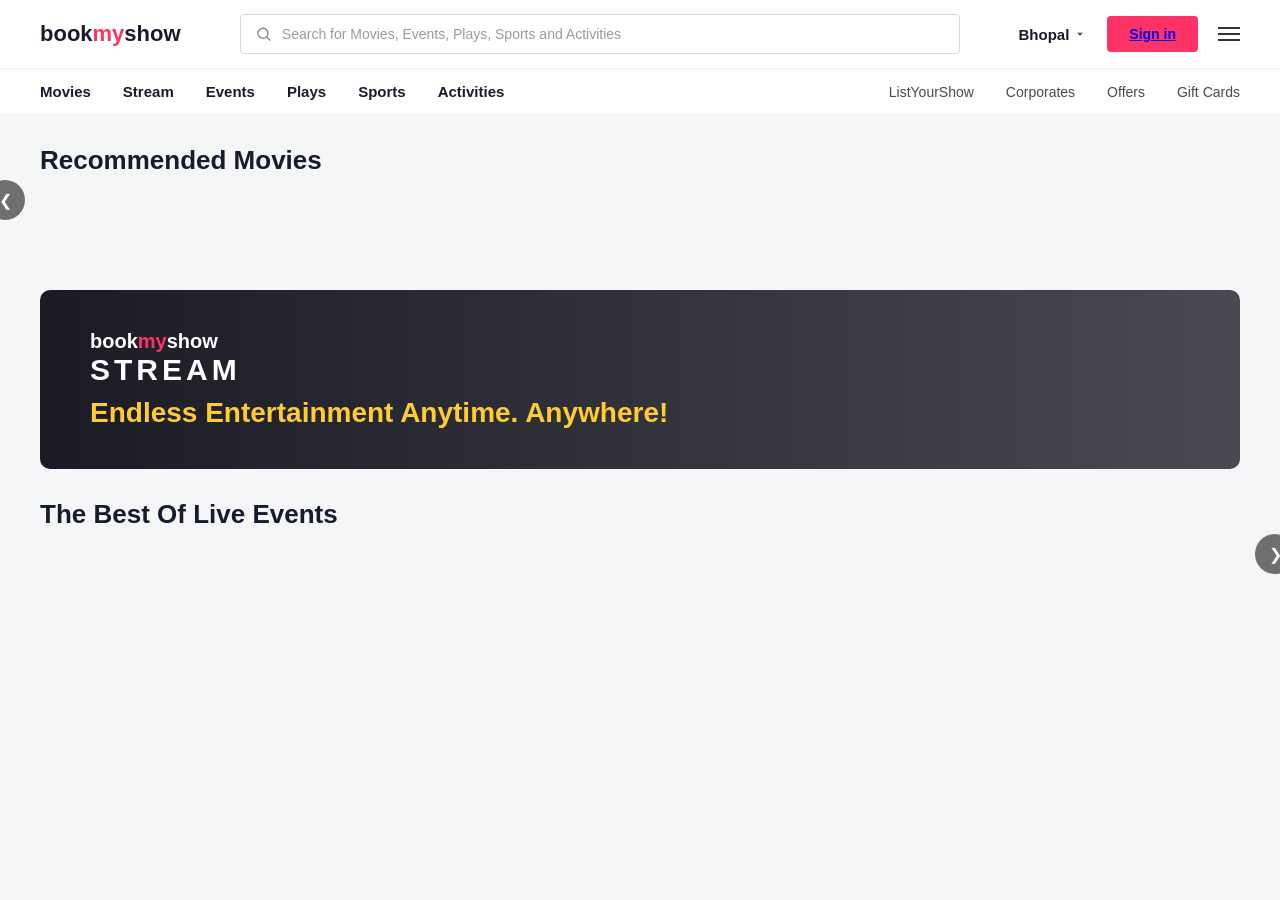
<file: index.html>
<!DOCTYPE html>
<html lang="en">
<head>
<meta charset="UTF-8">
<meta name="viewport" content="width=device-width, initial-scale=1.0">
<title>BookMyShow Clone</title>
<link rel="stylesheet" href="index.css">
</head>
<body>

  <!-- Top Header -->
  <header class="top-header">
    <div class="logo">
      book<span class="logo-highlight">my</span>show
    </div>

    <div class="search-bar">
      <svg class="search-icon" viewBox="0 0 24 24" width="18" height="18">
        <path fill="none" stroke="#8b8b8b" stroke-width="2" d="M21 21l-4.35-4.35m1.35-5.65a7 7 0 1 1-14 0 7 7 0 0 1 14 0z"/>
      </svg>
      <input type="text" placeholder="Search for Movies, Events, Plays, Sports and Activities">
    </div>

    <div class="header-right">
      <div class="city-selector">
        Bhopal
        <svg viewBox="0 0 24 24" width="14" height="14">
          <path fill="#4a4a4a" d="M7 10l5 5 5-5z"/>
        </svg>
      </div>
      <button class="signin-btn" > <a href="login.html">Sign in</a></button>
      <div class="hamburger">
        <span></span>
        <span></span>
        <span></span>
      </div>
    </div>
  </header>

  <!-- Secondary Nav -->
  <nav class="sub-nav">
    <ul class="nav-left">
      <li>Movies</li>
      <li>Stream</li>
      <li>Events</li>
      <li>Plays</li>
      <li>Sports</li>
      <li>Activities</li>
    </ul>
    <ul class="nav-right">
      <li>ListYourShow</li>
      <li>Corporates</li>
      <li>Offers</li>
      <li>Gift Cards</li>
    </ul>
  </nav>

  <!-- Main Content -->
  <main class="content">
    <h2 class="section-title">Recommended Movies</h2>

    <div class="carousel-wrapper">
      <button class="carousel-arrow">&#10094;</button>

      <div class="movie-grid" id="movieGrid">

        
        

        

        

        

      </div>
    </div>
  </main>


  <!-- Stream Banner -->
<div class="stream-banner">
  <div class="stream-banner-content">
    <div class="stream-logo">
      book<span class="logo-highlight">my</span>show
      <div class="stream-text">STREAM</div>
    </div>
    <h2 class="stream-tagline">Endless Entertainment Anytime. Anywhere!</h2>
  </div>
</div>

<!-- Best of Live Events -->
<section class="events-section">
  <h2 class="section-title">The Best Of Live Events</h2>

  <div class="carousel-wrapper">
    <div class="events-grid" id="eventsGrid">
      <!-- events yahan JS se aayenge -->
    </div>
    <button class="carousel-arrow-right">&#10095;</button>
  </div>
</section>

  <script src="index.js"></script>

</body>
</html>
</file>
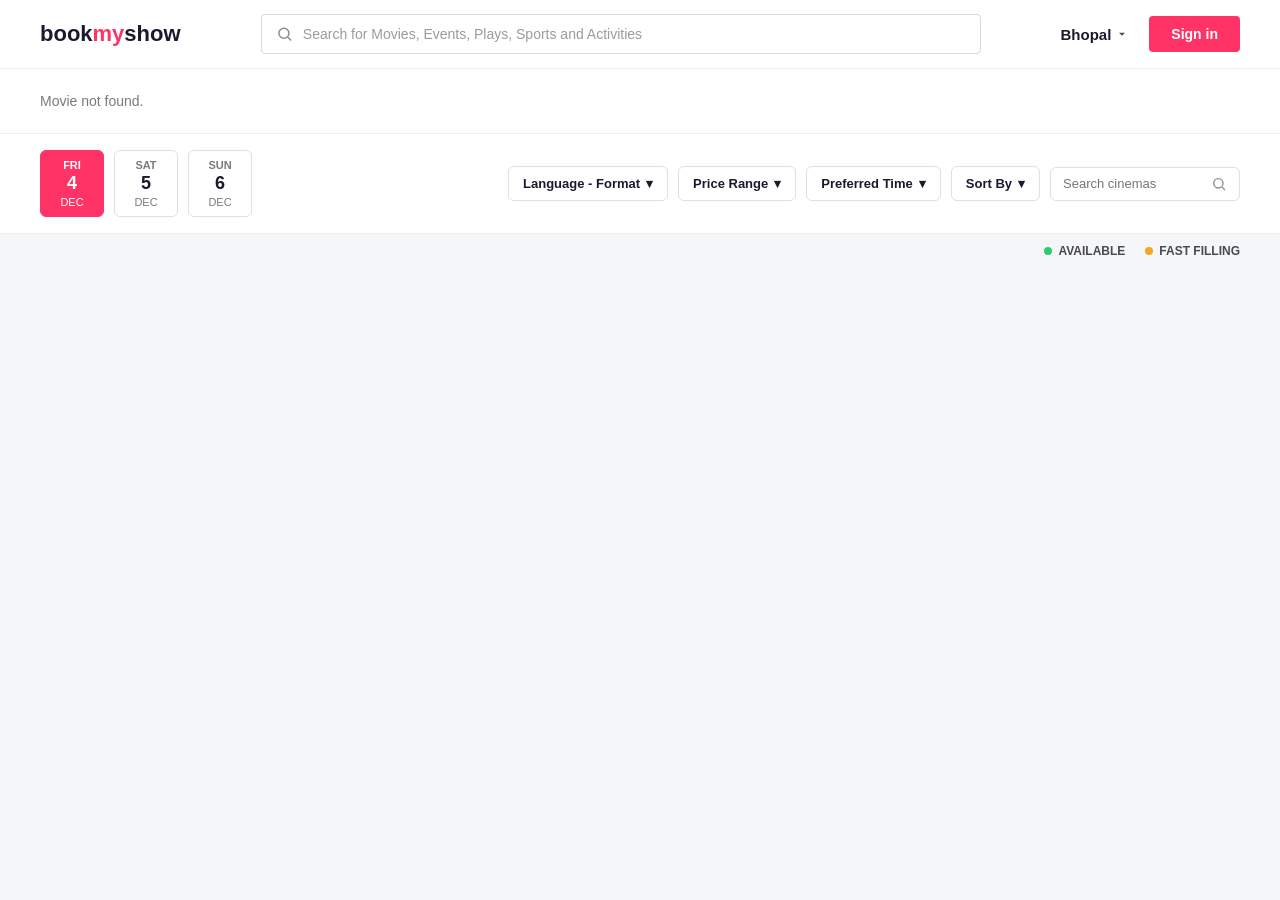
<file: book_ticket.html>
<!DOCTYPE html>
<html lang="en">
<head>
<meta charset="UTF-8">
<meta name="viewport" content="width=device-width, initial-scale=1.0">
<title>Book Tickets - BookMyShow</title>
<link rel="stylesheet" href="index.css">
<link rel="stylesheet" href="book_ticket.css">
</head>
<body>

  <!-- Top Header -->
  <header class="top-header">
    <div class="logo">
      book<span class="logo-highlight">my</span>show
    </div>

    <div class="search-bar">
      <svg class="search-icon" viewBox="0 0 24 24" width="18" height="18">
        <path fill="none" stroke="#8b8b8b" stroke-width="2" d="M21 21l-4.35-4.35m1.35-5.65a7 7 0 1 1-14 0 7 7 0 0 1 14 0z"/>
      </svg>
      <input type="text" placeholder="Search for Movies, Events, Plays, Sports and Activities">
    </div>

    <div class="header-right">
      <div class="city-selector">
        Bhopal
        <svg viewBox="0 0 24 24" width="14" height="14">
          <path fill="#4a4a4a" d="M7 10l5 5 5-5z"/>
        </svg>
      </div>
      <button class="signin-btn">Sign in</button>
    </div>
  </header>

  <!-- Movie Info Bar (title, runtime, genre tags) -->
  <section class="movie-info-bar" id="movieInfoBar">
    <p class="loading-text">Loading...</p>
  </section>

  <!-- Date Strip + Filter Row -->
  <section class="booking-controls">
    <div class="date-strip" id="dateStrip">
      <!-- JS: 3 date boxes yahan banenge -->
    </div>

    <div class="filter-row">
      <div class="filter-dropdown" id="langFormatFilter">
        <button class="filter-btn">Language - Format <span class="arrow">&#9662;</span></button>
        <div class="filter-menu">
           <label><input type="checkbox" data-language="Hindi"> Hindi</label>
            <label><input type="checkbox" data-language="English"> English</label>
            <hr>
            <label><input type="checkbox" data-format="2D"> 2D</label>
            <label><input type="checkbox" data-format="IMAX"> IMAX</label>
            <label><input type="checkbox" data-format="3D"> 3D</label>
        </div>
      </div>

      <div class="filter-dropdown" id="priceFilter">
        <button class="filter-btn">Price Range <span class="arrow">&#9662;</span></button>
        <div class="filter-menu">
          <label data-price="under200">Under ₹200</label>
          <label data-price="200to400">₹200 - ₹400</label>
          <label data-price="above400">Above ₹400</label>
        </div>
      </div>

      <div class="filter-dropdown" id="timeFilter">
        <button class="filter-btn">Preferred Time <span class="arrow">&#9662;</span></button>
        <div class="filter-menu">
          <label data-time="morning">Morning (6AM-12PM)</label>
          <label data-time="afternoon">Afternoon (12PM-4PM)</label>
          <label data-time="evening">Evening (4PM-9PM)</label>
          <label data-time="night">Night (9PM+)</label>
        </div>
      </div>

      <div class="filter-dropdown" id="sortFilter">
        <button class="filter-btn">Sort By <span class="arrow">&#9662;</span></button>
        <div class="filter-menu">
          <label data-sort="rating-high">Rating: High to Low</label>
          <label data-sort="price-low">Price: Low to High</label>
          <label data-sort="price-high">Price: High to Low</label>

        </div>
      </div>

      <div class="search-box">
        <input type="text" id="cinemaSearch" placeholder="Search cinemas">
        <svg viewBox="0 0 24 24" width="16" height="16">
          <path fill="none" stroke="#8b8b8b" stroke-width="2" d="M21 21l-4.35-4.35m1.35-5.65a7 7 0 1 1-14 0 7 7 0 0 1 14 0z"/>
        </svg>
      </div>
    </div>
  </section>

  <!-- Legend -->
  <div class="status-legend">
    <span class="legend-item"><span class="dot available"></span> AVAILABLE</span>
    <span class="legend-item"><span class="dot fast-filling"></span> FAST FILLING</span>
  </div>

  <!-- Cinema List -->
  <main class="cinema-list" id="cinemaList">
    <!-- JS: cinema cards yahan banenge -->
  </main>

  <script src="index.js"></script>
  <script src="book_ticket.js"></script>
</body>
</html>
</file>
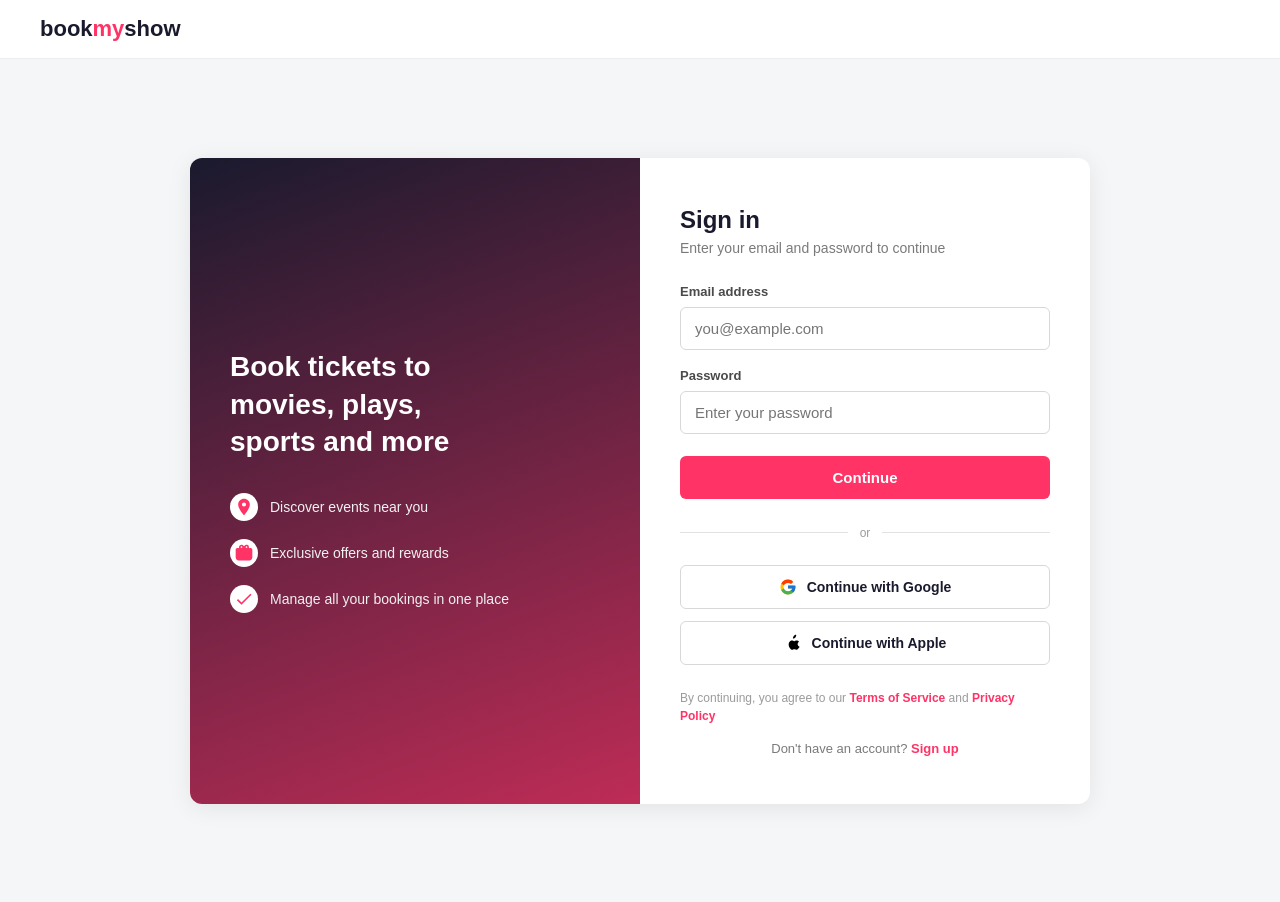
<file: login.html>
<!DOCTYPE html>
<html lang="en">
<head>
<meta charset="UTF-8">
<meta name="viewport" content="width=device-width, initial-scale=1.0">
<title>Sign in - BookMyShow</title>
<link rel="stylesheet" href="login.css">
</head>
<body>

  <!-- Top Header (minimal, for context) -->
  <header class="top-header">
    <div class="logo">
      book<span class="logo-highlight">my</span>show
    </div>
  </header>

  <!-- Login Section -->
  <main class="login-page">
    <div class="login-card">

      <div class="login-left">
        <h1>Book tickets to<br>movies, plays,<br>sports and more</h1>
        <ul class="perks">
          <li>
            <svg viewBox="0 0 24 24" width="20" height="20"><path fill="#ff3366" d="M12 2C8.13 2 5 5.13 5 9c0 5.25 7 13 7 13s7-7.75 7-13c0-3.87-3.13-7-7-7zm0 9.5A2.5 2.5 0 1 1 14.5 9 2.5 2.5 0 0 1 12 11.5z"/></svg>
            <span>Discover events near you</span>
          </li>
          <li>
            <svg viewBox="0 0 24 24" width="20" height="20"><path fill="#ff3366" d="M20 6h-2.18c.11-.31.18-.65.18-1a2.996 2.996 0 0 0-5.5-1.65l-.5.67-.5-.68C10.96 2.54 10.05 2 9 2 7.34 2 6 3.34 6 5c0 .35.07.69.18 1H4c-1.11 0-1.99.89-1.99 2L2 19c0 1.11.89 2 2 2h16c1.11 0 2-.89 2-2V8c0-1.11-.89-2-2-2zm-5-2c.55 0 1 .45 1 1s-.45 1-1 1-1-.45-1-1 .45-1 1-1zM9 4c.55 0 1 .45 1 1s-.45 1-1 1-1-.45-1-1 .45-1 1-1z"/></svg>
            <span>Exclusive offers and rewards</span>
          </li>
          <li>
            <svg viewBox="0 0 24 24" width="20" height="20"><path fill="#ff3366" d="M9 16.17L4.83 12l-1.42 1.41L9 19 21 7l-1.41-1.41z"/></svg>
            <span>Manage all your bookings in one place</span>
          </li>
        </ul>
      </div>

      <div class="login-right">
        <h2>Sign in</h2>
        <p class="subtext">Enter your email and password to continue</p>

        <form class="login-form" onsubmit="return false;">
          <div class="field-group">
            <label for="email">Email address</label>
            <input type="email" id="email" class="text-input" placeholder="you@example.com">
          </div>

          <div class="field-group">
            <label for="password">Password</label>
            <input type="password" id="password" class="text-input" placeholder="Enter your password">
          </div>

          <button type="submit" class="continue-btn" onclick="login(event)">Continue</button>

          <div class="divider">
            <span>or</span>
          </div>

          <button type="button" class="social-btn google-btn">
            <svg viewBox="0 0 48 48" width="18" height="18">
              <path fill="#FFC107" d="M43.6 20.5h-1.9V20H24v8h11.3c-1.6 4.6-6 8-11.3 8-6.6 0-12-5.4-12-12s5.4-12 12-12c3.1 0 5.9 1.2 8 3.1l5.7-5.7C34.5 6.1 29.5 4 24 4 12.9 4 4 12.9 4 24s8.9 20 20 20 20-8.9 20-20c0-1.3-.1-2.7-.4-3.5z"/>
              <path fill="#FF3D00" d="M6.3 14.7l6.6 4.8C14.6 16 19 13 24 13c3.1 0 5.9 1.2 8 3.1l5.7-5.7C34.5 6.1 29.5 4 24 4 16.3 4 9.7 8.3 6.3 14.7z"/>
              <path fill="#4CAF50" d="M24 44c5.4 0 10.3-1.8 14-5.7l-6.5-5.5C29.4 34.6 26.9 35.5 24 35.5c-5.3 0-9.7-3.4-11.3-8l-6.6 5.1C9.6 39.6 16.2 44 24 44z"/>
              <path fill="#1976D2" d="M43.6 20.5H42V20H24v8h11.3c-.8 2.2-2.2 4.1-4.1 5.4l6.5 5.5C40.8 36.5 44 30.9 44 24c0-1.3-.1-2.7-.4-3.5z"/>
            </svg>
            <span>Continue with Google</span>
          </button>

          <button type="button" class="social-btn apple-btn">
            <svg viewBox="0 0 24 24" width="18" height="18"><path fill="#000" d="M16.365 1.43c0 1.14-.493 2.27-1.177 3.08-.744.9-1.99 1.57-2.987 1.57-.12 0-.23-.02-.3-.03-.01-.06-.04-.22-.04-.39 0-1.1.55-2.27 1.24-3.05.7-.79 1.94-1.44 2.94-1.5.02.09.02.19.02.32zm4.365 15.51c-.35.8-.52 1.16-1.02 1.87-.72 1.03-1.73 2.32-2.98 2.33-1.11.01-1.4-.72-2.91-.71-1.51 0-1.83.72-2.94.72-1.25-.01-2.21-1.16-2.93-2.19-2-2.9-2.21-6.3-.98-8.12.87-1.3 2.24-2.06 3.53-2.06 1.31 0 2.13.72 3.21.72 1.05 0 1.68-.72 3.19-.72 1.14 0 2.35.62 3.21 1.7-2.82 1.55-2.36 5.58.62 6.66z"/></svg>
            <span>Continue with Apple</span>
          </button>
        </form>

        <p class="terms">
          By continuing, you agree to our <a href="#">Terms of Service</a> and <a href="#">Privacy Policy</a>
        </p>

        <p class="signup-text">Don't have an account? <a href="signup.html">Sign up</a></p>
      </div>

    </div>
  </main>

  <script src="index.js"></script>

</body>
</html>
</file>
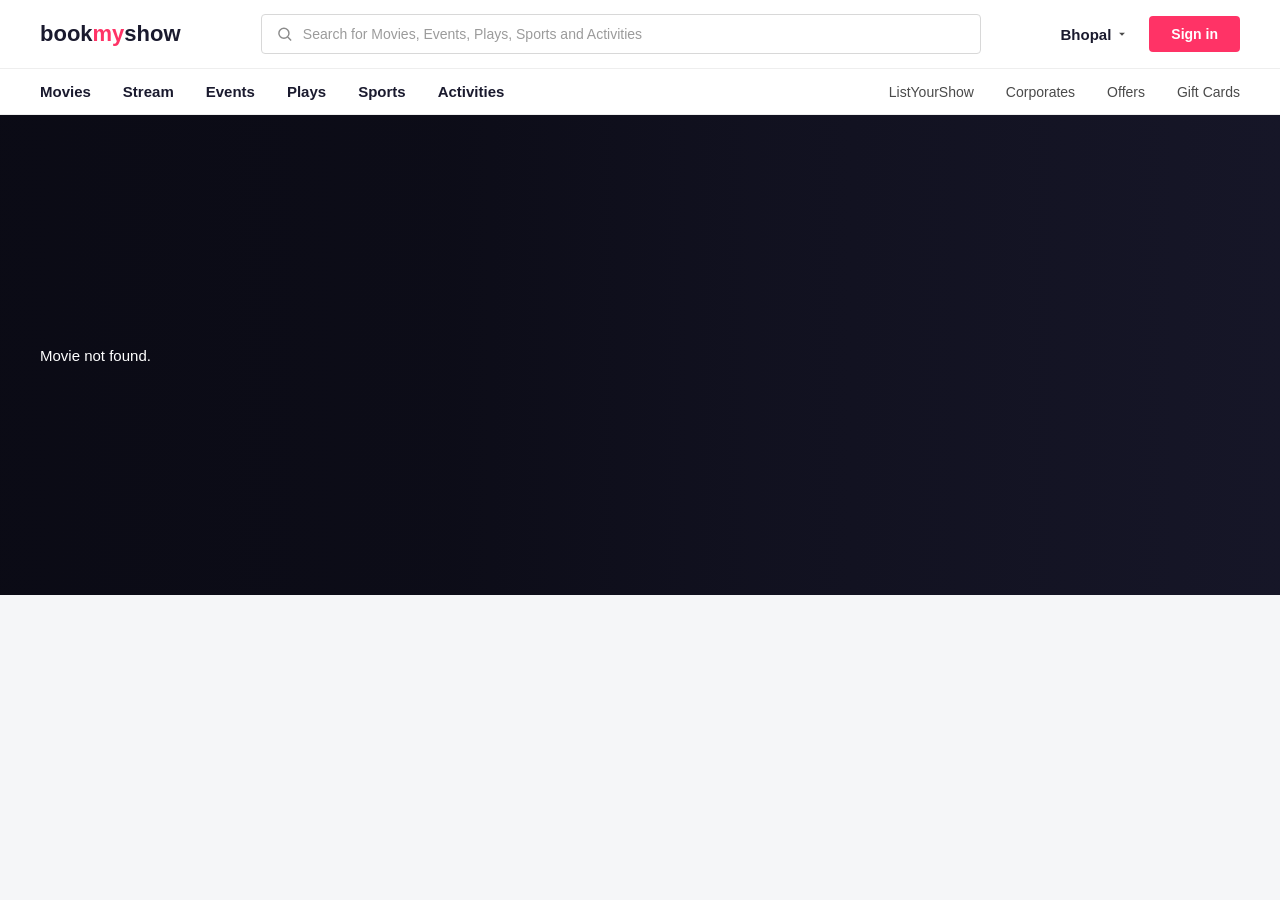
<file: movie-details.html>
<!DOCTYPE html>
<html lang="en">
<head>
<meta charset="UTF-8">
<meta name="viewport" content="width=device-width, initial-scale=1.0">
<title>Movie Details - BookMyShow</title>
<link rel="stylesheet" href="index.css">
<link rel="stylesheet" href="movie-details.css">
</head>
<body>

  <!-- Top Header -->
  <header class="top-header">
    <div class="logo">
      book<span class="logo-highlight">my</span>show
    </div>

    <div class="search-bar">
      <svg class="search-icon" viewBox="0 0 24 24" width="18" height="18">
        <path fill="none" stroke="#8b8b8b" stroke-width="2" d="M21 21l-4.35-4.35m1.35-5.65a7 7 0 1 1-14 0 7 7 0 0 1 14 0z"/>
      </svg>
      <input type="text" placeholder="Search for Movies, Events, Plays, Sports and Activities">
    </div>

    <div class="header-right">
      <div class="city-selector">
        Bhopal
        <svg viewBox="0 0 24 24" width="14" height="14">
          <path fill="#4a4a4a" d="M7 10l5 5 5-5z"/>
        </svg>
      </div>
      <button class="signin-btn">Sign in</button>
    </div>
  </header>

  <!-- Sub Nav -->
  <nav class="sub-nav">
    <ul class="nav-left">
      <li>Movies</li>
      <li>Stream</li>
      <li>Events</li>
      <li>Plays</li>
      <li>Sports</li>
      <li>Activities</li>
    </ul>
    <ul class="nav-right">
      <li>ListYourShow</li>
      <li>Corporates</li>
      <li>Offers</li>
      <li>Gift Cards</li>
    </ul>
  </nav>

  <!-- Hero Section -->
  <section class="movie-hero" id="movieHero">
    <p class="loading-text">Loading movie details...</p>
  </section>

  <!-- About Section -->
  <section class="about-section" id="aboutSection"></section>

  <script src="index.js"></script>
  <script src="movie-details.js"></script>
</body>
</html>
</file>
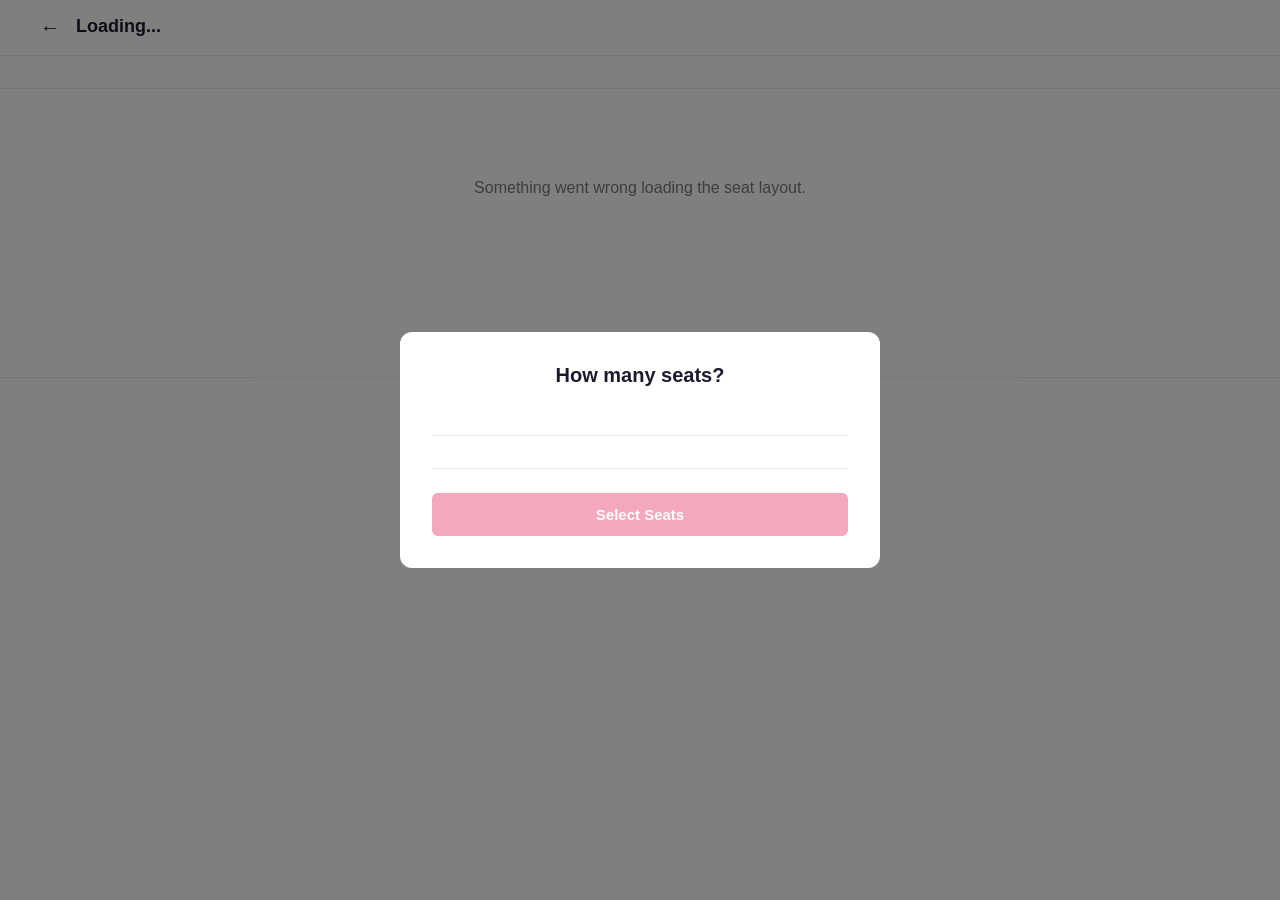
<file: seat-layout.html>
<!DOCTYPE html>
<html lang="en">
<head>
<meta charset="UTF-8">
<meta name="viewport" content="width=device-width, initial-scale=1.0">
<title>Select Seats - BookMyShow</title>
<link rel="stylesheet" href="seat-layout.css">
</head>
<body>

  <!-- Header -->
  <header class="seat-header">
    <button class="back-btn" onclick="history.back()">&#8592;</button>
    <div class="seat-header-info">
      <h1 id="movieTitleHeader">Loading...</h1>
      <p id="showInfoHeader"></p>
    </div>
    <div class="ticket-badge" id="ticketBadge" style="display:none;">
      <span class="edit-icon" id="editTicketsBtn">&#9998;</span>
      <span id="ticketCount">0</span> Tickets
    </div>
  </header>

  <!-- Time Pills -->
  <div class="time-pills" id="timePills"></div>

  <!-- Seat Map -->
  <main class="seat-map-container" id="seatMapContainer">
    <p class="loading-text">Loading seat layout...</p>
  </main>

  <!-- Legend -->
  <div class="seat-legend">
    <span class="legend-item"><span class="seat-swatch available"></span> Available</span>
    <span class="legend-item"><span class="seat-swatch sold"></span> Sold</span>
    <span class="legend-item"><span class="seat-swatch selected"></span> Selected</span>
  </div>

  <!-- Floating Footer -->
  <div class="proceed-footer" id="proceedFooter" style="display:none;">
    <div class="footer-info">
      <span id="footerSeatCount">0</span> Seats &nbsp;|&nbsp; <span id="footerTotalPrice">₹0</span>
    </div>
    <button class="proceed-btn" id="proceedBtn">Generate Ticket</button>
  </div>

  <!-- Toast Notification -->
  <div class="toast" id="toastMessage"></div>

  <!-- "How many seats?" Modal -->
  <div class="modal-overlay" id="seatCountModal">
    <div class="modal-box">
      <h2>How many seats?</h2>

      <div class="seat-count-row" id="seatCountRow"></div>

      <div class="category-price-list" id="categoryPriceList"></div>

      <button class="select-seats-btn" id="selectSeatsBtn" disabled>Select Seats</button>
    </div>
  </div>

  <script src="index.js"></script>
  <script src="seat-layout.js"></script>
</body>
</html>
</file>
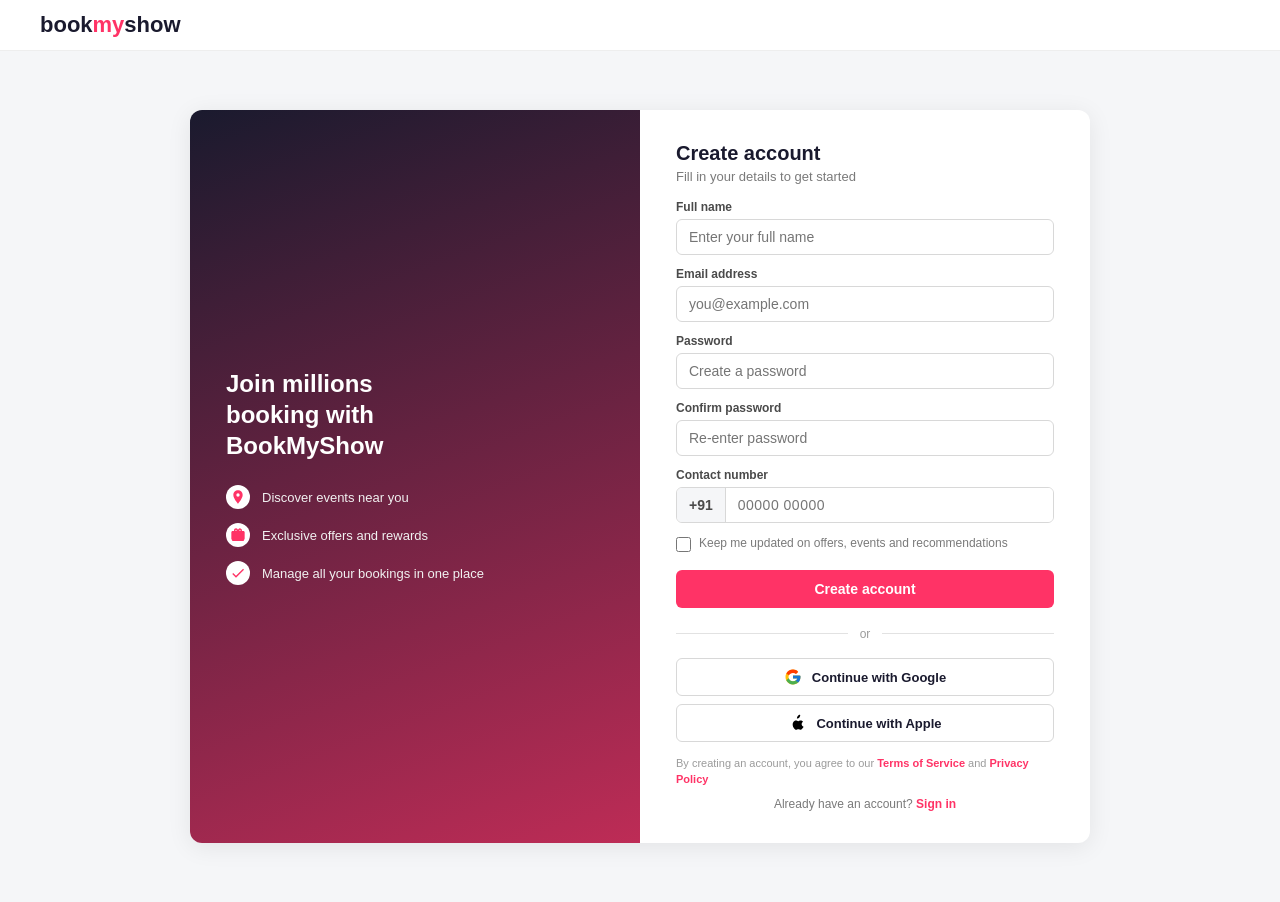
<file: signup.html>
<!DOCTYPE html>
<html lang="en">
<head>
<meta charset="UTF-8">
<meta name="viewport" content="width=device-width, initial-scale=1.0">
<title>Sign up - BookMyShow</title>
<link rel="stylesheet" href="signup.css">
</head>
<body>

  <!-- Top Header (minimal, for context) -->
  <header class="top-header">
    <div class="logo">
      book<span class="logo-highlight">my</span>show
    </div>
  </header>

  <!-- Signup Section -->
  <main class="login-page">
    <div class="login-card">

      <div class="login-left">
        <h1>Join millions<br>booking with<br>BookMyShow</h1>
        <ul class="perks">
          <li>
            <svg viewBox="0 0 24 24" width="20" height="20"><path fill="#ff3366" d="M12 2C8.13 2 5 5.13 5 9c0 5.25 7 13 7 13s7-7.75 7-13c0-3.87-3.13-7-7-7zm0 9.5A2.5 2.5 0 1 1 14.5 9 2.5 2.5 0 0 1 12 11.5z"/></svg>
            <span>Discover events near you</span>
          </li>
          <li>
            <svg viewBox="0 0 24 24" width="20" height="20"><path fill="#ff3366" d="M20 6h-2.18c.11-.31.18-.65.18-1a2.996 2.996 0 0 0-5.5-1.65l-.5.67-.5-.68C10.96 2.54 10.05 2 9 2 7.34 2 6 3.34 6 5c0 .35.07.69.18 1H4c-1.11 0-1.99.89-1.99 2L2 19c0 1.11.89 2 2 2h16c1.11 0 2-.89 2-2V8c0-1.11-.89-2-2-2zm-5-2c.55 0 1 .45 1 1s-.45 1-1 1-1-.45-1-1 .45-1 1-1zM9 4c.55 0 1 .45 1 1s-.45 1-1 1-1-.45-1-1 .45-1 1-1z"/></svg>
            <span>Exclusive offers and rewards</span>
          </li>
          <li>
            <svg viewBox="0 0 24 24" width="20" height="20"><path fill="#ff3366" d="M9 16.17L4.83 12l-1.42 1.41L9 19 21 7l-1.41-1.41z"/></svg>
            <span>Manage all your bookings in one place</span>
          </li>
        </ul>
      </div>

      <div class="login-right">
        <h2>Create account</h2>
        <p class="subtext">Fill in your details to get started</p>

        <form class="login-form" onsubmit="return false;">
          <div class="field-group">
            <label for="name">Full name</label>
            <input type="text" id="name" class="text-input" placeholder="Enter your full name">
          </div>

          <div class="field-group">
            <label for="email">Email address</label>
            <input type="email" id="email" class="text-input" placeholder="you@example.com">
          </div>

          <div class="field-group">
            <label for="password">Password</label>
            <input type="password" id="password" class="text-input" placeholder="Create a password">
          </div>

          <div class="field-group">
            <label for="confirm-password">Confirm password</label>
            <input type="password" id="confirm-password" class="text-input" placeholder="Re-enter password">
          </div>

          <div class="field-group">
            <label for="contact">Contact number</label>
            <div class="phone-input">
              <span class="country-code">+91</span>
              <input type="tel" id="contact" placeholder="00000 00000" maxlength="10" inputmode="numeric">
            </div>
          </div>

          <label class="checkbox-row">
            <input type="checkbox">
            <span>Keep me updated on offers, events and recommendations</span>
          </label>

          <button type="submit" class="continue-btn" onclick="signup(event)">Create account</button>

          <div class="divider">
            <span>or</span>
          </div>

          <button type="button" class="social-btn google-btn">
            <svg viewBox="0 0 48 48" width="18" height="18">
              <path fill="#FFC107" d="M43.6 20.5h-1.9V20H24v8h11.3c-1.6 4.6-6 8-11.3 8-6.6 0-12-5.4-12-12s5.4-12 12-12c3.1 0 5.9 1.2 8 3.1l5.7-5.7C34.5 6.1 29.5 4 24 4 12.9 4 4 12.9 4 24s8.9 20 20 20 20-8.9 20-20c0-1.3-.1-2.7-.4-3.5z"/>
              <path fill="#FF3D00" d="M6.3 14.7l6.6 4.8C14.6 16 19 13 24 13c3.1 0 5.9 1.2 8 3.1l5.7-5.7C34.5 6.1 29.5 4 24 4 16.3 4 9.7 8.3 6.3 14.7z"/>
              <path fill="#4CAF50" d="M24 44c5.4 0 10.3-1.8 14-5.7l-6.5-5.5C29.4 34.6 26.9 35.5 24 35.5c-5.3 0-9.7-3.4-11.3-8l-6.6 5.1C9.6 39.6 16.2 44 24 44z"/>
              <path fill="#1976D2" d="M43.6 20.5H42V20H24v8h11.3c-.8 2.2-2.2 4.1-4.1 5.4l6.5 5.5C40.8 36.5 44 30.9 44 24c0-1.3-.1-2.7-.4-3.5z"/>
            </svg>
            <span>Continue with Google</span>
          </button>

          <button type="button" class="social-btn apple-btn">
            <svg viewBox="0 0 24 24" width="18" height="18"><path fill="#000" d="M16.365 1.43c0 1.14-.493 2.27-1.177 3.08-.744.9-1.99 1.57-2.987 1.57-.12 0-.23-.02-.3-.03-.01-.06-.04-.22-.04-.39 0-1.1.55-2.27 1.24-3.05.7-.79 1.94-1.44 2.94-1.5.02.09.02.19.02.32zm4.365 15.51c-.35.8-.52 1.16-1.02 1.87-.72 1.03-1.73 2.32-2.98 2.33-1.11.01-1.4-.72-2.91-.71-1.51 0-1.83.72-2.94.72-1.25-.01-2.21-1.16-2.93-2.19-2-2.9-2.21-6.3-.98-8.12.87-1.3 2.24-2.06 3.53-2.06 1.31 0 2.13.72 3.21.72 1.05 0 1.68-.72 3.19-.72 1.14 0 2.35.62 3.21 1.7-2.82 1.55-2.36 5.58.62 6.66z"/></svg>
            <span>Continue with Apple</span>
          </button>
        </form>

        <p class="terms">
          By creating an account, you agree to our <a href="#">Terms of Service</a> and <a href="#">Privacy Policy</a>
        </p>

        <p class="signup-text">Already have an account? <a href="login.html">Sign in</a></p>
      </div>

    </div>
  </main>
  <script src="index.js"></script>

</body>
</html>
</file>
<file: index.css>
* {
  margin: 0;
  padding: 0;
  box-sizing: border-box;
}

body {
  font-family: -apple-system, BlinkMacSystemFont, "Segoe UI", Roboto, Helvetica, Arial, sans-serif;
  background: #f5f6f8;
  color: #1a1a2e;
}

/* ---------- Top Header ---------- */
.top-header {
  display: flex;
  align-items: center;
  justify-content: space-between;
  gap: 24px;
  padding: 14px 40px;
  background: #ffffff;
  border-bottom: 1px solid #eee;
}

.logo {
  font-size: 22px;
  font-weight: 800;
  color: #1a1a2e;
  white-space: nowrap;
}

.logo-highlight {
  color: #ff3366;
}

.search-bar {
  flex: 1;
  max-width: 720px;
  display: flex;
  align-items: center;
  gap: 10px;
  border: 1px solid #d8d8d8;
  border-radius: 4px;
  padding: 10px 14px;
}

.search-bar input {
  border: none;
  outline: none;
  width: 100%;
  font-size: 14px;
  color: #333;
}

.search-bar input::placeholder {
  color: #9b9b9b;
}

.header-right {
  display: flex;
  align-items: center;
  gap: 20px;
  white-space: nowrap;
}

.city-selector {
  display: flex;
  align-items: center;
  gap: 4px;
  font-size: 15px;
  font-weight: 600;
  cursor: pointer;
}

.signin-btn {
  background: #ff3366;
  color: #fff;
  border: none;
  padding: 10px 22px;
  border-radius: 4px;
  font-size: 14px;
  font-weight: 700;
  cursor: pointer;
}

.signin-btn:hover {
  background: #e62958;
}

.hamburger {
  display: flex;
  flex-direction: column;
  gap: 4px;
  cursor: pointer;
}

.hamburger span {
  width: 22px;
  height: 2px;
  background: #333;
  display: block;
}

/* ---------- Sub Nav ---------- */
.sub-nav {
  display: flex;
  align-items: center;
  justify-content: space-between;
  padding: 14px 40px;
  background: #fff;
  border-bottom: 1px solid #eee;
}

.sub-nav ul {
  list-style: none;
  display: flex;
  gap: 32px;
}

.nav-left li {
  font-size: 15px;
  font-weight: 600;
  color: #1a1a2e;
  cursor: pointer;
}

.nav-left li:hover {
  color: #ff3366;
}

.nav-right li {
  font-size: 14px;
  color: #4a4a4a;
  cursor: pointer;
}

.nav-right li:hover {
  color: #ff3366;
}

/* ---------- Main Content ---------- */
.content {
  padding: 30px 40px 60px;
}

.section-title {
  font-size: 26px;
  font-weight: 800;
  margin-bottom: 24px;
  color: #1a1a2e;
}

.carousel-wrapper {
  position: relative;
}

.carousel-arrow {
  position: absolute;
  left: -55px;
  top: 45%;
  transform: translateY(-50%);
  width: 40px;
  height: 40px;
  border-radius: 50%;
  border: none;
  background: rgba(0, 0, 0, 0.55);
  color: #fff;
  font-size: 16px;
  cursor: pointer;
  display: flex;
  align-items: center;
  justify-content: center;
  z-index: 2;
}

.movie-grid {
  display: grid;
  grid-template-columns: repeat(5, 1fr);
  gap: 24px;
}

.movie-card {
  cursor: pointer;
}

.poster-wrap {
  position: relative;
  border-radius: 8px;
  overflow: hidden;
  aspect-ratio: 2 / 3;
  background: #ddd;
}

.poster-wrap img {
  width: 100%;
  height: 100%;
  object-fit: cover;
  display: block;
  transition: transform 0.3s ease;
}

.movie-card:hover .poster-wrap img {
  transform: scale(1.04);
}

.badge {
  position: absolute;
  bottom: 0;
  left: 0;
  right: 0;
  background: rgba(0, 0, 0, 0.75);
  color: #fff;
  font-size: 13px;
  font-weight: 600;
  padding: 8px 10px;
  display: flex;
  align-items: center;
  gap: 6px;
}

.movie-title {
  margin-top: 12px;
  font-size: 16px;
  font-weight: 700;
  color: #1a1a2e;
  line-height: 1.3;
}

.movie-genre {
  margin-top: 4px;
  font-size: 13px;
  color: #7a7a7a;
}

/* ---------- Responsive ---------- */
@media (max-width: 1100px) {
  .movie-grid {
    grid-template-columns: repeat(3, 1fr);
  }
}

@media (max-width: 900px) {
  .top-header {
    flex-wrap: wrap;
    padding: 12px 20px;
  }
  .search-bar {
    order: 3;
    max-width: 100%;
    width: 100%;
  }
  .sub-nav {
    padding: 12px 20px;
    overflow-x: auto;
  }
  .sub-nav ul {
    gap: 18px;
  }
  .content {
    padding: 24px 20px 40px;
  }
  .movie-grid {
    grid-template-columns: repeat(2, 1fr);
    gap: 16px;
  }
  .carousel-arrow {
    display: none;
  }
}

@media (max-width: 480px) {
  .movie-grid {
    grid-template-columns: repeat(2, 1fr);
    gap: 12px;
  }
  .movie-title {
    font-size: 14px;
  }
}

/* ---------- Stream Banner ---------- */
.stream-banner {
  margin: 30px 40px 0;
  border-radius: 10px;
  overflow: hidden;
  background: linear-gradient(90deg, rgba(15,15,25,0.95), rgba(15,15,25,0.75)),
              url('https://images.unsplash.com/photo-1489599849927-2ee91cede3ba?w=1200&h=300&fit=crop');
  background-size: cover;
  background-position: center;
  padding: 40px 50px;
}

.stream-logo {
  color: #fff;
  font-size: 20px;
  font-weight: 800;
  margin-bottom: 8px;
}

.stream-text {
  font-size: 30px;
  font-weight: 900;
  letter-spacing: 4px;
  color: #fff;
}

.stream-tagline {
  color: #ffcc33;
  font-size: 28px;
  font-weight: 800;
  margin-top: 10px;
}

/* ---------- Events Section ---------- */
.events-section {
  padding: 30px 40px 60px;
}

.carousel-wrapper {
  position: relative;
}

.events-grid {
  display: grid;
  grid-template-columns: repeat(5, 1fr);
  gap: 20px;
}

.event-card {
  position: relative;
  aspect-ratio: 1 / 1;
  border-radius: 10px;
  overflow: hidden;
  cursor: pointer;
}

.event-card img {
  width: 100%;
  height: 100%;
  object-fit: cover;
  display: block;
}

.event-overlay {
  position: absolute;
  inset: 0;
  background: linear-gradient(160deg, rgba(155,40,120,0.85) 0%, rgba(60,60,180,0.35) 60%, transparent 100%);
}

.event-text {
  position: absolute;
  top: 20px;
  left: 20px;
  color: #fff;
  z-index: 2;
}

.event-text h3 {
  font-size: 20px;
  font-weight: 900;
  line-height: 1.2;
  margin-bottom: 8px;
}

.event-text p {
  font-size: 13px;
  font-weight: 600;
}

.carousel-arrow-right {
  position: absolute;
  right: -55px;
  top: 45%;
  transform: translateY(-50%);
  width: 40px;
  height: 40px;
  border-radius: 50%;
  border: none;
  background: rgba(0, 0, 0, 0.55);
  color: #fff;
  font-size: 16px;
  cursor: pointer;
  display: flex;
  align-items: center;
  justify-content: center;
  z-index: 2;
}

/* ---------- Responsive ---------- */
@media (max-width: 900px) {
  .stream-banner {
    margin: 20px 20px 0;
    padding: 24px 24px;
  }
  .stream-tagline {
    font-size: 18px;
  }
  .events-section {
    padding: 20px 20px 40px;
  }
  .events-grid {
    grid-template-columns: repeat(2, 1fr);
  }
  .carousel-arrow-right {
    display: none;
  }
}
</file>
<file: book_ticket.css>
/* ---------- Movie Info Bar ---------- */
.movie-info-bar {
  padding: 24px 40px;
  background: #fff;
  border-bottom: 1px solid #eee;
}

.loading-text {
  color: #7a7a7a;
  font-size: 14px;
}

.info-title {
  font-size: 24px;
  font-weight: 800;
  color: #1a1a2e;
  margin-bottom: 12px;
}

.info-tags {
  display: flex;
  flex-wrap: wrap;
  gap: 10px;
}

.info-pill {
  background: #f5f6f8;
  border: 1px solid #e0e0e0;
  color: #4a4a4a;
  font-size: 13px;
  font-weight: 600;
  padding: 6px 12px;
  border-radius: 20px;
}

/* ---------- Booking Controls (dates + filters) ---------- */
.booking-controls {
  display: flex;
  align-items: center;
  justify-content: space-between;
  flex-wrap: wrap;
  gap: 16px;
  padding: 16px 40px;
  background: #fff;
  border-bottom: 1px solid #eee;
}

.date-strip {
  display: flex;
  gap: 10px;
}

.date-box {
  min-width: 64px;
  text-align: center;
  padding: 8px 10px;
  border-radius: 6px;
  border: 1px solid #e0e0e0;
  cursor: pointer;
  background: #fff;
}

.date-box .day-name {
  font-size: 11px;
  font-weight: 700;
  color: #7a7a7a;
}

.date-box .day-num {
  font-size: 18px;
  font-weight: 800;
  color: #1a1a2e;
  margin: 2px 0;
}

.date-box .month-name {
  font-size: 11px;
  color: #7a7a7a;
}

.date-box.active {
  background: #ff3366;
  border-color: #ff3366;
}

.date-box.active .day-name,
.date-box.active .day-num,
.date-box.active .month-name {
  color: #fff;
}

.filter-row {
  display: flex;
  align-items: center;
  gap: 10px;
  flex-wrap: wrap;
}

.filter-dropdown {
  position: relative;
}

.filter-btn {
  background: #fff;
  border: 1px solid #e0e0e0;
  border-radius: 6px;
  padding: 9px 14px;
  font-size: 13px;
  font-weight: 600;
  color: #1a1a2e;
  cursor: pointer;
  display: flex;
  align-items: center;
  gap: 6px;
}

.filter-btn:hover {
  border-color: #ff3366;
}

.filter-menu {
  position: absolute;
  top: calc(100% + 6px);
  left: 0;
  min-width: 180px;
  background: #fff;
  border: 1px solid #e0e0e0;
  border-radius: 8px;
  box-shadow: 0 6px 20px rgba(0,0,0,0.1);
  padding: 8px;
  display: none;
  z-index: 10;
}

.filter-dropdown.open .filter-menu {
  display: block;
}

.filter-menu label {
  display: flex;
  align-items: center;
  gap: 8px;
  font-size: 13px;
  color: #4a4a4a;
  padding: 6px 4px;
  cursor: pointer;
}

.search-box {
  display: flex;
  align-items: center;
  gap: 8px;
  border: 1px solid #e0e0e0;
  border-radius: 6px;
  padding: 8px 12px;
}

.search-box input {
  border: none;
  outline: none;
  font-size: 13px;
  width: 140px;
}

/* ---------- Status Legend ---------- */
.status-legend {
  display: flex;
  justify-content: flex-end;
  gap: 20px;
  padding: 10px 40px;
  font-size: 12px;
  font-weight: 600;
  color: #4a4a4a;
}

.legend-item {
  display: flex;
  align-items: center;
  gap: 6px;
}

.dot {
  width: 8px;
  height: 8px;
  border-radius: 50%;
}

.dot.available {
  background: #2ecc71;
}

.dot.fast-filling {
  background: #f5a623;
}

/* ---------- Cinema List ---------- */
.cinema-list {
  padding: 10px 40px 60px;
}

.cinema-card {
  background: #fff;
  border-radius: 8px;
  padding: 20px;
  margin-bottom: 16px;
  box-shadow: 0 1px 4px rgba(0,0,0,0.06);
}

.cinema-header {
  display: flex;
  justify-content: space-between;
  align-items: flex-start;
  margin-bottom: 14px;
}

.cinema-name {
  font-size: 16px;
  font-weight: 700;
  color: #1a1a2e;
}

.cinema-cancellation {
  font-size: 12px;
  color: #7a7a7a;
  margin-top: 2px;
}

.showtime-row {
  display: flex;
  flex-wrap: wrap;
  gap: 14px;
}

/* ---------- Showtime button + hover tooltip ---------- */
.showtime-wrap {
  position: relative;
}

.showtime-btn {
  border: 1.5px solid #2ecc71;
  color: #1a1a2e;
  background: #fff;
  padding: 8px 16px;
  border-radius: 6px;
  font-size: 13px;
  font-weight: 700;
  cursor: pointer;
}

.showtime-btn.fastFilling {
  border-color: #f5a623;
  color: #f5a623;
}

.showtime-btn.available {
  border-color: #2ecc71;
  color: #1a1a2e;
}

/* tooltip: default hidden */
.price-tooltip {
  position: absolute;
  bottom: calc(100% + 8px);
  left: 50%;
  transform: translateX(-50%);
  background: #1a1a2e;
  color: #fff;
  border-radius: 6px;
  padding: 10px 14px;
  font-size: 12px;
  white-space: nowrap;
  box-shadow: 0 6px 16px rgba(0,0,0,0.25);
  opacity: 0;
  visibility: hidden;
  transition: opacity 0.15s ease;
  z-index: 20;
}

/* small arrow under tooltip */
.price-tooltip::after {
  content: "";
  position: absolute;
  top: 100%;
  left: 50%;
  transform: translateX(-50%);
  border: 6px solid transparent;
  border-top-color: #1a1a2e;
}

.price-tooltip .price-row {
  display: flex;
  justify-content: space-between;
  gap: 16px;
  padding: 3px 0;
}

/* show tooltip on hover of the wrapping element */
.showtime-wrap:hover .price-tooltip {
  opacity: 1;
  visibility: visible;
}

/* ---------- Responsive ---------- */
@media (max-width: 800px) {
  .movie-info-bar, .booking-controls, .status-legend, .cinema-list {
    padding-left: 20px;
    padding-right: 20px;
  }
  .booking-controls {
    flex-direction: column;
    align-items: flex-start;
  }
  .filter-row {
    width: 100%;
    overflow-x: auto;
  }
}
</file>
<file: login.css>
* {
  margin: 0;
  padding: 0;
  box-sizing: border-box;
}

body {
  font-family: -apple-system, BlinkMacSystemFont, "Segoe UI", Roboto, Helvetica, Arial, sans-serif;
  background: #f5f6f8;
  color: #1a1a2e;
}

/* ---------- Top Header ---------- */
.top-header {
  padding: 16px 40px;
  background: #ffffff;
  border-bottom: 1px solid #eee;
}

.logo {
  font-size: 22px;
  font-weight: 800;
  color: #1a1a2e;
}

.logo-highlight {
  color: #ff3366;
}

/* ---------- Login Page ---------- */
.login-page {
  min-height: calc(100vh - 57px);
  display: flex;
  align-items: center;
  justify-content: center;
  padding: 40px 20px;
}

.login-card {
  display: flex;
  align-items: stretch;
  max-width: 900px;
  width: 100%;
  background: #fff;
  border-radius: 12px;
  overflow: hidden;
  box-shadow: 0 4px 24px rgba(0, 0, 0, 0.08);
}

/* Left promo panel */
.login-left {
  flex: 1;
  background: linear-gradient(160deg, #1a1a2e 0%, #ff3366 140%);
  color: #fff;
  padding: 48px 40px;
  display: flex;
  flex-direction: column;
  justify-content: center;
}

.login-left h1 {
  font-size: 28px;
  font-weight: 800;
  line-height: 1.35;
  margin-bottom: 32px;
}

.perks {
  list-style: none;
  display: flex;
  flex-direction: column;
  gap: 18px;
}

.perks li {
  display: flex;
  align-items: center;
  gap: 12px;
  font-size: 14px;
  font-weight: 500;
  color: #f1f1f1;
}

.perks svg {
  flex-shrink: 0;
  background: #fff;
  border-radius: 50%;
  padding: 4px;
  width: 28px;
  height: 28px;
}

/* Right form panel */
.login-right {
  flex: 1;
  padding: 48px 40px;
  display: flex;
  flex-direction: column;
  justify-content: center;
}

.login-right h2 {
  font-size: 24px;
  font-weight: 800;
  margin-bottom: 6px;
}

.subtext {
  font-size: 14px;
  color: #7a7a7a;
  margin-bottom: 28px;
}

.login-form {
  display: flex;
  flex-direction: column;
}

.field-group {
  margin-bottom: 18px;
}

.field-group label {
  display: block;
  font-size: 13px;
  font-weight: 600;
  color: #4a4a4a;
  margin-bottom: 8px;
}

.text-input {
  width: 100%;
  border: 1px solid #d8d8d8;
  border-radius: 6px;
  padding: 12px 14px;
  font-size: 15px;
  outline: none;
  transition: border-color 0.15s ease;
}

.text-input:focus {
  border-color: #ff3366;
}

.continue-btn {
  width: 100%;
  background: #ff3366;
  color: #fff;
  border: none;
  padding: 13px;
  border-radius: 6px;
  font-size: 15px;
  font-weight: 700;
  cursor: pointer;
  margin-top: 4px;
  margin-bottom: 24px;
}

.continue-btn:hover {
  background: #e62958;
}

.divider {
  position: relative;
  text-align: center;
  margin-bottom: 24px;
}

.divider::before {
  content: "";
  position: absolute;
  top: 50%;
  left: 0;
  right: 0;
  height: 1px;
  background: #e2e2e2;
}

.divider span {
  position: relative;
  background: #fff;
  padding: 0 12px;
  font-size: 12px;
  color: #9b9b9b;
}

.social-btn {
  width: 100%;
  display: flex;
  align-items: center;
  justify-content: center;
  gap: 10px;
  padding: 12px;
  border: 1px solid #d8d8d8;
  border-radius: 6px;
  background: #fff;
  font-size: 14px;
  font-weight: 600;
  color: #1a1a2e;
  cursor: pointer;
  margin-bottom: 12px;
}

.social-btn:hover {
  background: #f5f6f8;
}

.social-btn:last-child {
  margin-bottom: 0;
}

.terms {
  margin-top: 24px;
  font-size: 12px;
  color: #9b9b9b;
  line-height: 1.5;
}

.terms a {
  color: #ff3366;
  text-decoration: none;
  font-weight: 600;
}

.terms a:hover {
  text-decoration: underline;
}

.signup-text {
  margin-top: 16px;
  text-align: center;
  font-size: 13px;
  color: #7a7a7a;
}

.signup-text a {
  color: #ff3366;
  font-weight: 700;
  text-decoration: none;
}

.signup-text a:hover {
  text-decoration: underline;
}

/* ---------- Responsive ---------- */
@media (max-width: 760px) {
  .login-card {
    flex-direction: column;
    border-radius: 0;
    box-shadow: none;
  }
  .login-page {
    padding: 0;
  }
  .login-left {
    padding: 32px 24px;
  }
  .login-left h1 {
    font-size: 22px;
  }
  .login-right {
    padding: 32px 24px;
  }
}
</file>
<file: movie-details.css>
/* ---------- Hero Section ---------- */
.movie-hero {
  position: relative;
  min-height: 480px;
  background-color: #1a1a2e;
  background-size: cover;
  background-position: center 20%;
  display: flex;
  align-items: center;
  padding: 40px;
  overflow: hidden;
}

/* dark overlay so text stays readable over any poster image */
.movie-hero::before {
  content: "";
  position: absolute;
  inset: 0;
  background: linear-gradient(90deg, rgba(10,10,20,0.95) 0%, rgba(10,10,20,0.85) 35%, rgba(10,10,20,0.55) 60%, rgba(10,10,20,0.25) 100%);
  z-index: 1;
}

.loading-text {
  position: relative;
  z-index: 2;
  color: #fff;
  font-size: 15px;
}

.hero-inner {
  position: relative;
  z-index: 2;
  display: flex;
  gap: 40px;
  align-items: flex-start;
  max-width: 1200px;
  width: 100%;
  margin: 0 auto;
}

.hero-poster {
  flex-shrink: 0;
  width: 260px;
  border-radius: 10px;
  overflow: hidden;
  box-shadow: 0 8px 30px rgba(0,0,0,0.5);
}

.hero-poster img {
  width: 100%;
  aspect-ratio: 2 / 3;
  object-fit: cover;
  display: block;
}

.hero-status {
  background: rgba(0,0,0,0.7);
  color: #fff;
  text-align: center;
  font-size: 13px;
  font-weight: 600;
  padding: 8px;
}

.hero-info {
  flex: 1;
  color: #fff;
  padding-top: 10px;
}

.share-btn {
  position: absolute;
  top: 24px;
  right: 24px;
  z-index: 3;
  display: flex;
  align-items: center;
  gap: 8px;
  background: rgba(0,0,0,0.55);
  color: #fff;
  border: none;
  padding: 10px 16px;
  border-radius: 6px;
  font-size: 14px;
  font-weight: 600;
  cursor: pointer;
}

.hero-title {
  font-size: 32px;
  font-weight: 800;
  margin-bottom: 16px;
}

.rating-pill {
  display: inline-flex;
  align-items: center;
  gap: 10px;
  background: rgba(0,0,0,0.55);
  border: 1px solid rgba(255,255,255,0.2);
  border-radius: 8px;
  padding: 10px 16px;
  margin-bottom: 18px;
}

.rating-pill .star {
  color: #ff3366;
  font-size: 16px;
}

.rating-pill .rating-value {
  font-size: 16px;
  font-weight: 700;
}

.rating-pill .votes {
  font-size: 14px;
  color: #d0d0d0;
}

.rate-now-btn {
  margin-left: 6px;
  background: transparent;
  border: 1px solid rgba(255,255,255,0.4);
  color: #fff;
  padding: 6px 14px;
  border-radius: 5px;
  font-size: 13px;
  font-weight: 600;
  cursor: pointer;
}

.meta-line {
  font-size: 15px;
  font-weight: 600;
  color: #e8e8e8;
  margin-bottom: 16px;
}

.tag-row {
  display: flex;
  flex-wrap: wrap;
  gap: 10px;
  margin-bottom: 26px;
}

.tag-pill {
  background: rgba(255,255,255,0.12);
  color: #fff;
  font-size: 13px;
  font-weight: 600;
  padding: 7px 14px;
  border-radius: 6px;
}

.book-btn {
  background: #ff3366;
  color: #fff;
  border: none;
  padding: 14px 36px;
  border-radius: 6px;
  font-size: 15px;
  font-weight: 700;
  cursor: pointer;
}

.book-btn:hover {
  background: #e62958;
}

/* ---------- About Section ---------- */
.about-section {
  max-width: 1200px;
  margin: 0 auto;
  padding: 36px 40px 60px;
}

.about-title {
  font-size: 22px;
  font-weight: 800;
  color: #1a1a2e;
  margin-bottom: 14px;
}

.about-text {
  font-size: 15px;
  line-height: 1.7;
  color: #4a4a4a;
  max-width: 800px;
}

/* ---------- Responsive ---------- */
@media (max-width: 800px) {
  .movie-hero {
    padding: 24px 20px;
  }
  .hero-inner {
    flex-direction: column;
    align-items: center;
    text-align: center;
  }
  .hero-poster {
    width: 200px;
  }
  .hero-info {
    padding-top: 0;
  }
  .hero-title {
    font-size: 24px;
  }
  .rating-pill, .tag-row {
    justify-content: center;
  }
  .share-btn {
    top: 16px;
    right: 16px;
  }
  .about-section {
    padding: 28px 20px 40px;
  }
}
</file>
<file: seat-layout.css>
* {
  margin: 0;
  padding: 0;
  box-sizing: border-box;
}

body {
  font-family: -apple-system, BlinkMacSystemFont, "Segoe UI", Roboto, Helvetica, Arial, sans-serif;
  background: #ffffff;
  color: #1a1a2e;
}

/* ---------- Header ---------- */
.seat-header {
  display: flex;
  align-items: center;
  gap: 16px;
  padding: 16px 40px;
  border-bottom: 1px solid #eee;
  position: relative;
}

.back-btn {
  background: none;
  border: none;
  font-size: 20px;
  cursor: pointer;
  color: #1a1a2e;
}

.seat-header-info h1 {
  font-size: 18px;
  font-weight: 800;
}

.seat-header-info p {
  font-size: 13px;
  color: #7a7a7a;
  margin-top: 2px;
}

.ticket-badge {
  position: absolute;
  right: 40px;
  top: 50%;
  transform: translateY(-50%);
  background: #fff0f4;
  color: #ff3366;
  font-weight: 700;
  font-size: 13px;
  padding: 8px 16px;
  border-radius: 20px;
  border: 1px solid #ff3366;
}

/* ---------- Seat Map ---------- */
.seat-map-container {
  padding: 30px 40px 120px;
  overflow-x: auto;
}

.loading-text {
  text-align: center;
  color: #7a7a7a;
  padding: 60px;
}

.category-block {
  margin-bottom: 34px;
}

.category-heading {
  text-align: center;
  font-size: 14px;
  font-weight: 700;
  color: #4a4a4a;
  margin-bottom: 16px;
  letter-spacing: 0.5px;
}

.seat-row {
  display: flex;
  align-items: center;
  justify-content: center;
  gap: 8px;
  margin-bottom: 8px;
}

.row-label {
  width: 20px;
  font-size: 12px;
  font-weight: 700;
  color: #9b9b9b;
  text-align: center;
  flex-shrink: 0;
}

.seat-btn {
  width: 28px;
  height: 28px;
  border-radius: 4px;
  border: 1.5px solid #2ecc71;
  background: #fff;
  color: #2ecc71;
  font-size: 10px;
  font-weight: 700;
  cursor: pointer;
  flex-shrink: 0;
}

.seat-btn.sold {
  border-color: #d8d8d8;
  color: #d8d8d8;
  background: #f5f5f5;
  cursor: not-allowed;
}

.seat-btn.selected {
  background: #2ecc71;
  color: #fff;
}

.seat-gap {
  width: 16px;
  flex-shrink: 0;
}

/* ---------- Legend ---------- */
.seat-legend {
  display: flex;
  justify-content: center;
  gap: 28px;
  padding: 16px;
  font-size: 13px;
  color: #4a4a4a;
  border-top: 1px solid #eee;
}

.legend-item {
  display: flex;
  align-items: center;
  gap: 8px;
}

.seat-swatch {
  width: 16px;
  height: 16px;
  border-radius: 4px;
  border: 1.5px solid #2ecc71;
  display: inline-block;
}

.seat-swatch.sold {
  border-color: #d8d8d8;
  background: #f5f5f5;
}

.seat-swatch.selected {
  background: #2ecc71;
  border-color: #2ecc71;
}

/* ---------- Proceed Footer ---------- */
.proceed-footer {
  position: fixed;
  bottom: 0;
  left: 0;
  right: 0;
  background: #1a1a2e;
  color: #fff;
  padding: 16px 40px;
  display: flex;
  align-items: center;
  justify-content: space-between;
  z-index: 50;
}

.footer-info {
  font-size: 15px;
  font-weight: 700;
}

.proceed-btn {
  background: #ff3366;
  color: #fff;
  border: none;
  padding: 12px 32px;
  border-radius: 6px;
  font-size: 15px;
  font-weight: 700;
  cursor: pointer;
}

.proceed-btn:hover {
  background: #e62958;
}

/* ---------- Modal ---------- */
.modal-overlay {
  position: fixed;
  inset: 0;
  background: rgba(0,0,0,0.5);
  display: flex;
  align-items: center;
  justify-content: center;
  z-index: 100;
}

.modal-box {
  background: #fff;
  border-radius: 12px;
  padding: 32px;
  width: 90%;
  max-width: 480px;
  text-align: center;
}

.modal-box h2 {
  font-size: 20px;
  font-weight: 800;
  margin-bottom: 24px;
}

.seat-count-row {
  display: flex;
  justify-content: center;
  flex-wrap: wrap;
  gap: 10px;
  margin-bottom: 24px;
}

.count-btn {
  width: 36px;
  height: 36px;
  border-radius: 50%;
  border: 1.5px solid #e0e0e0;
  background: #fff;
  font-size: 14px;
  font-weight: 700;
  cursor: pointer;
}

.count-btn.active {
  background: #ff3366;
  border-color: #ff3366;
  color: #fff;
}

.category-price-list {
  display: flex;
  justify-content: center;
  flex-wrap: wrap;
  gap: 20px;
  margin-bottom: 24px;
  padding: 16px 0;
  border-top: 1px solid #eee;
  border-bottom: 1px solid #eee;
}

.category-price-item {
  text-align: center;
}

.category-price-item .cat-name {
  font-size: 12px;
  color: #7a7a7a;
  text-transform: uppercase;
}

.category-price-item .cat-price {
  font-size: 15px;
  font-weight: 800;
  color: #1a1a2e;
  margin: 4px 0;
}

.category-price-item .cat-status {
  font-size: 11px;
  font-weight: 700;
  color: #2ecc71;
}

.select-seats-btn {
  width: 100%;
  background: #ff3366;
  color: #fff;
  border: none;
  padding: 13px;
  border-radius: 6px;
  font-size: 15px;
  font-weight: 700;
  cursor: pointer;
}

.select-seats-btn:disabled {
  background: #f5a8bb;
  cursor: not-allowed;
}

/* ---------- Responsive ---------- */
@media (max-width: 700px) {
  .seat-header, .seat-map-container, .proceed-footer {
    padding-left: 20px;
    padding-right: 20px;
  }
  .ticket-badge {
    right: 20px;
  }
  .seat-btn {
    width: 22px;
    height: 22px;
    font-size: 9px;
  }
}

/* ---------- Time Pills ---------- */
.time-pills {
  display: flex;
  flex-wrap: wrap;
  gap: 12px;
  padding: 16px 40px;
  border-bottom: 1px solid #eee;
}

.time-pill {
  border: 1.5px solid #2ecc71;
  color: #1a1a2e;
  background: #fff;
  padding: 10px 18px;
  border-radius: 6px;
  font-size: 14px;
  font-weight: 700;
  cursor: pointer;
}

.time-pill.active {
  background: #2ecc71;
  color: #fff;
}

/* ---------- Ticket Badge Edit Icon ---------- */
.ticket-badge {
  display: flex;
  align-items: center;
  gap: 8px;
  cursor: default;
}

.edit-icon {
  cursor: pointer;
  font-size: 14px;
}

/* ---------- Toast Notification ---------- */
.toast {
  position: fixed;
  bottom: 100px;
  left: 50%;
  transform: translateX(-50%) translateY(20px);
  background: #1a1a2e;
  color: #fff;
  padding: 12px 24px;
  border-radius: 8px;
  font-size: 14px;
  font-weight: 600;
  opacity: 0;
  pointer-events: none;
  transition: opacity 0.3s ease, transform 0.3s ease;
  z-index: 200;
  white-space: nowrap;
}

.toast.show {
  opacity: 1;
  transform: translateX(-50%) translateY(0);
}
</file>
<file: signup.css>
* {
  margin: 0;
  padding: 0;
  box-sizing: border-box;
}

body {
  font-family: -apple-system, BlinkMacSystemFont, "Segoe UI", Roboto, Helvetica, Arial, sans-serif;
  background: #f5f6f8;
  color: #1a1a2e;
}

/* ---------- Top Header ---------- */
.top-header {
  padding: 12px 40px;
  background: #ffffff;
  border-bottom: 1px solid #eee;
}

.logo {
  font-size: 22px;
  font-weight: 800;
  color: #1a1a2e;
}

.logo-highlight {
  color: #ff3366;
}

/* ---------- Login Page ---------- */
.login-page {
  min-height: calc(100vh - 49px);
  display: flex;
  align-items: center;
  justify-content: center;
  padding: 20px 20px;
}

.login-card {
  display: flex;
  align-items: stretch;
  max-width: 900px;
  width: 100%;
  background: #fff;
  border-radius: 12px;
  overflow: hidden;
  box-shadow: 0 4px 24px rgba(0, 0, 0, 0.08);
}

/* Left promo panel */
.login-left {
  flex: 1;
  background: linear-gradient(160deg, #1a1a2e 0%, #ff3366 140%);
  color: #fff;
  padding: 40px 36px;
  display: flex;
  flex-direction: column;
  justify-content: center;
}

.login-left h1 {
  font-size: 24px;
  font-weight: 800;
  line-height: 1.3;
  margin-bottom: 24px;
}

.perks {
  list-style: none;
  display: flex;
  flex-direction: column;
  gap: 14px;
}

.perks li {
  display: flex;
  align-items: center;
  gap: 12px;
  font-size: 13px;
  font-weight: 500;
  color: #f1f1f1;
}

.perks svg {
  flex-shrink: 0;
  background: #fff;
  border-radius: 50%;
  padding: 4px;
  width: 24px;
  height: 24px;
}

/* Right form panel */
.login-right {
  flex: 1;
  padding: 32px 36px;
  display: flex;
  flex-direction: column;
  justify-content: center;
}

.login-right h2 {
  font-size: 20px;
  font-weight: 800;
  margin-bottom: 4px;
}

.subtext {
  font-size: 13px;
  color: #7a7a7a;
  margin-bottom: 16px;
}

.login-form {
  display: flex;
  flex-direction: column;
}

.field-group {
  margin-bottom: 12px;
}

.field-group label {
  display: block;
  font-size: 12px;
  font-weight: 600;
  color: #4a4a4a;
  margin-bottom: 5px;
}

.text-input {
  width: 100%;
  border: 1px solid #d8d8d8;
  border-radius: 6px;
  padding: 9px 12px;
  font-size: 14px;
  outline: none;
  transition: border-color 0.15s ease;
}

.text-input:focus {
  border-color: #ff3366;
}

.continue-btn {
  width: 100%;
  background: #ff3366;
  color: #fff;
  border: none;
  padding: 11px;
  border-radius: 6px;
  font-size: 14px;
  font-weight: 700;
  cursor: pointer;
  margin-top: 2px;
  margin-bottom: 16px;
}

.continue-btn:hover {
  background: #e62958;
}

.divider {
  position: relative;
  text-align: center;
  margin-bottom: 16px;
}

.divider::before {
  content: "";
  position: absolute;
  top: 50%;
  left: 0;
  right: 0;
  height: 1px;
  background: #e2e2e2;
}

.divider span {
  position: relative;
  background: #fff;
  padding: 0 12px;
  font-size: 12px;
  color: #9b9b9b;
}

.social-btn {
  width: 100%;
  display: flex;
  align-items: center;
  justify-content: center;
  gap: 10px;
  padding: 9px;
  border: 1px solid #d8d8d8;
  border-radius: 6px;
  background: #fff;
  font-size: 13px;
  font-weight: 600;
  color: #1a1a2e;
  cursor: pointer;
  margin-bottom: 8px;
}

.social-btn:hover {
  background: #f5f6f8;
}

.social-btn:last-child {
  margin-bottom: 0;
}

.terms {
  margin-top: 14px;
  font-size: 11px;
  color: #9b9b9b;
  line-height: 1.4;
}

.terms a {
  color: #ff3366;
  text-decoration: none;
  font-weight: 600;
}

.terms a:hover {
  text-decoration: underline;
}

.signup-text {
  margin-top: 10px;
  text-align: center;
  font-size: 12px;
  color: #7a7a7a;
}

.signup-text a {
  color: #ff3366;
  font-weight: 700;
  text-decoration: none;
}

.signup-text a:hover {
  text-decoration: underline;
}

/* ---------- Responsive ---------- */
@media (max-width: 760px) {
  .login-card {
    flex-direction: column;
    border-radius: 0;
    box-shadow: none;
  }
  .login-page {
    padding: 0;
  }
  .login-left {
    padding: 24px 20px;
  }
  .login-left h1 {
    font-size: 20px;
  }
  .login-right {
    padding: 24px 20px;
  }
}

/* ---------- Signup specific additions ---------- */
.phone-input {
  display: flex;
  align-items: center;
  border: 1px solid #d8d8d8;
  border-radius: 6px;
  overflow: hidden;
  transition: border-color 0.15s ease;
}

.phone-input:focus-within {
  border-color: #ff3366;
}

.country-code {
  padding: 9px 12px;
  background: #f5f6f8;
  font-size: 14px;
  font-weight: 600;
  color: #4a4a4a;
  border-right: 1px solid #d8d8d8;
}

.phone-input input {
  flex: 1;
  min-width: 0;
  border: none;
  outline: none;
  padding: 9px 12px;
  font-size: 14px;
  letter-spacing: 0.5px;
}

.checkbox-row {
  display: flex;
  align-items: flex-start;
  gap: 8px;
  margin-bottom: 16px;
  cursor: pointer;
}

.checkbox-row input[type="checkbox"] {
  margin-top: 2px;
  width: 15px;
  height: 15px;
  accent-color: #ff3366;
  flex-shrink: 0;
  cursor: pointer;
}

.checkbox-row span {
  font-size: 12px;
  color: #7a7a7a;
  line-height: 1.35;
}
</file>
